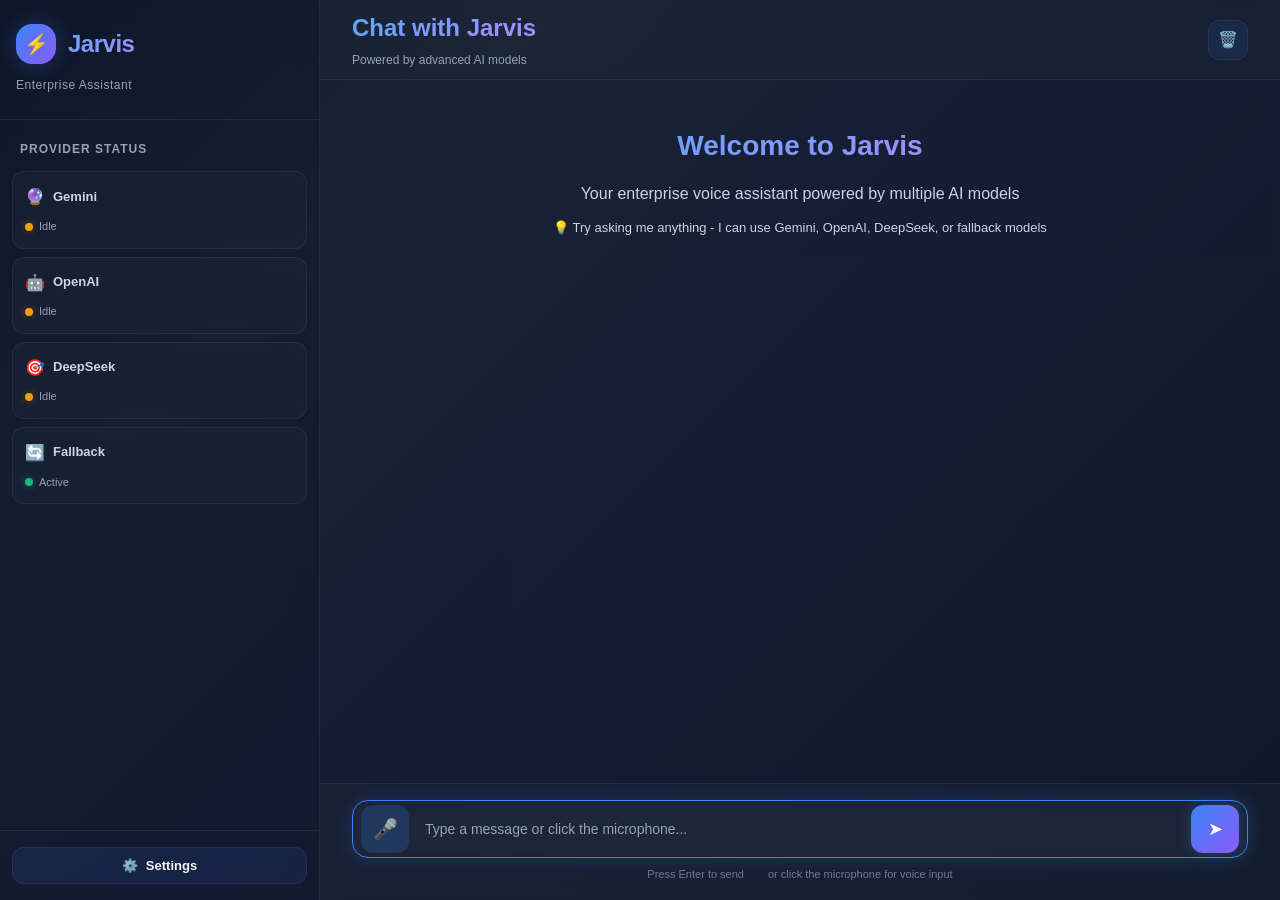
<file: templates/index.html>
<!DOCTYPE html>
<html lang="en">
<head>
    <meta charset="UTF-8" />
    <meta name="viewport" content="width=device-width, initial-scale=1.0" />
    <meta name="description" content="Jarvis - Enterprise Voice Assistant" />
    <title>Jarvis Enterprise Voice Assistant</title>
    <link rel="stylesheet" href="../app/static/css/styles.css" />
</head>
<body>
    <!-- Background gradient -->
    <div class="background-gradient"></div>

    <!-- Sidebar -->
    <aside class="sidebar">
        <!-- Logo -->
        <div class="sidebar-header">
            <div class="logo">
                <div class="logo-icon">⚡</div>
                <h1>Jarvis</h1>
            </div>
            <p class="tagline">Enterprise Assistant</p>
        </div>

        <!-- Provider Status Cards -->
        <div class="providers-section">
            <h3 class="section-title">Provider Status</h3>
            
            <div class="provider-card" id="provider-gemini">
                <div class="provider-header">
                    <span class="provider-icon">🔮</span>
                    <span class="provider-name">Gemini</span>
                </div>
                <div class="provider-status">
                    <span class="status-indicator idle"></span>
                    <span class="status-text">Idle</span>
                </div>
            </div>

            <div class="provider-card" id="provider-openai">
                <div class="provider-header">
                    <span class="provider-icon">🤖</span>
                    <span class="provider-name">OpenAI</span>
                </div>
                <div class="provider-status">
                    <span class="status-indicator idle"></span>
                    <span class="status-text">Idle</span>
                </div>
            </div>

            <div class="provider-card" id="provider-deepseek">
                <div class="provider-header">
                    <span class="provider-icon">🎯</span>
                    <span class="provider-name">DeepSeek</span>
                </div>
                <div class="provider-status">
                    <span class="status-indicator idle"></span>
                    <span class="status-text">Idle</span>
                </div>
            </div>

            <div class="provider-card" id="provider-fallback">
                <div class="provider-header">
                    <span class="provider-icon">🔄</span>
                    <span class="provider-name">Fallback</span>
                </div>
                <div class="provider-status">
                    <span class="status-indicator active"></span>
                    <span class="status-text">Active</span>
                </div>
            </div>
        </div>

        <!-- Settings -->
        <div class="sidebar-footer">
            <button class="settings-btn" id="settings-btn" title="Settings">
                <span class="setting-icon">⚙️</span>
                Settings
            </button>
        </div>
    </aside>

    <!-- Main Chat Container -->
    <main class="main-container">
        <!-- Header -->
        <header class="chat-header">
            <div class="header-content">
                <h2>Chat with Jarvis</h2>
                <p class="header-subtitle">Powered by advanced AI models</p>
            </div>
            <div class="header-actions">
                <button class="header-btn" id="clear-chat-btn" title="Clear chat">
                    🗑️
                </button>
            </div>
        </header>

        <!-- Chat Area -->
        <div class="chat-container">
            <div class="messages-area" id="messages-area">
                <!-- Welcome message -->
                <div class="system-message">
                    <div class="system-content">
                        <h2>Welcome to Jarvis</h2>
                        <p>Your enterprise voice assistant powered by multiple AI models</p>
                        <p class="system-hint">💡 Try asking me anything - I can use Gemini, OpenAI, DeepSeek, or fallback models</p>
                    </div>
                </div>
            </div>

            <!-- Typing indicator (hidden by default) -->
            <div class="typing-indicator" id="typing-indicator">
                <div class="typing-dot"></div>
                <div class="typing-dot"></div>
                <div class="typing-dot"></div>
            </div>
        </div>

        <!-- Input Area -->
        <footer class="input-area">
            <div class="input-wrapper">
                <!-- Microphone Button -->
                <button class="mic-button" id="mic-button" title="Voice input">
                    <span class="mic-icon">🎤</span>
                </button>

                <!-- Text Input -->
                <input 
                    type="text" 
                    class="message-input" 
                    id="message-input" 
                    placeholder="Type a message or click the microphone..."
                    autocomplete="off"
                />

                <!-- Send Button -->
                <button class="send-button" id="send-button" title="Send message">
                    <span class="send-icon">➤</span>
                </button>
            </div>

            <!-- Input hints -->
            <div class="input-hints">
                <span class="hint">Press Enter to send</span>
                <span class="hint">or click the microphone for voice input</span>
            </div>
        </footer>
    </main>

    <!-- Settings Modal (hidden by default) -->
    <div class="modal" id="settings-modal">
        <div class="modal-content">
            <div class="modal-header">
                <h2>Settings</h2>
                <button class="modal-close" id="modal-close">✕</button>
            </div>
            <div class="modal-body">
                <div class="setting-group">
                    <label for="auto-scroll-toggle">
                        <input type="checkbox" id="auto-scroll-toggle" checked />
                        Auto-scroll to latest message
                    </label>
                </div>
                <div class="setting-group">
                    <label for="sound-toggle">
                        <input type="checkbox" id="sound-toggle" checked />
                        Enable notification sounds
                    </label>
                </div>
                <div class="setting-group">
                    <label for="timestamp-toggle">
                        <input type="checkbox" id="timestamp-toggle" />
                        Show message timestamps
                    </label>
                </div>
            </div>
        </div>
    </div>

    <!-- Scripts -->
    <script src="../app/static/js/script.js"></script>
</body>
</html>
</file>
<file: app/static/css/styles.css>
/* ========================================
   Jarvis Enterprise Assistant - Styles
   Modern Dark Theme with Glassmorphism
   ======================================== */

/* Root Variables */
:root {
    /* Colors */
    --color-primary: #3b82f6;
    --color-primary-light: #60a5fa;
    --color-primary-dark: #1e40af;
    --color-secondary: #8b5cf6;
    --color-accent: #ec4899;
    --color-success: #10b981;
    --color-warning: #f59e0b;
    --color-error: #ef4444;

    /* Background Colors */
    --bg-primary: #0f172a;
    --bg-secondary: #1e293b;
    --bg-tertiary: #334155;
    --bg-input: rgba(30, 41, 59, 0.8);
    --bg-hover: rgba(71, 85, 105, 0.2);

    /* Text Colors */
    --text-primary: #f1f5f9;
    --text-secondary: #cbd5e1;
    --text-muted: #94a3b8;
    --text-dim: #64748b;

    /* Border & Shadows */
    --border-color: rgba(71, 85, 105, 0.3);
    --border-light: rgba(148, 163, 184, 0.1);
    --shadow-sm: 0 4px 12px rgba(0, 0, 0, 0.2);
    --shadow-md: 0 8px 24px rgba(0, 0, 0, 0.3);
    --shadow-lg: 0 16px 40px rgba(0, 0, 0, 0.4);

    /* Dimensions */
    --sidebar-width: 320px;
    --header-height: 80px;
    --input-height: 60px;
    --radius-sm: 8px;
    --radius-md: 12px;
    --radius-lg: 16px;

    /* Transitions */
    --transition-fast: 150ms ease-in-out;
    --transition-base: 300ms cubic-bezier(0.4, 0, 0.2, 1);
    --transition-slow: 500ms ease-in-out;
}

/* ========================================
   Global Styles
   ======================================== */

* {
    margin: 0;
    padding: 0;
    box-sizing: border-box;
}

html {
    scroll-behavior: smooth;
    -webkit-font-smoothing: antialiased;
    -moz-osx-font-smoothing: grayscale;
}

body {
    font-family: -apple-system, BlinkMacSystemFont, 'Segoe UI', 'Roboto', 'Oxygen',
        'Ubuntu', 'Cantarell', 'Fira Sans', 'Droid Sans', 'Helvetica Neue', sans-serif;
    background: var(--bg-primary);
    color: var(--text-primary);
    line-height: 1.6;
    overflow: hidden;
    user-select: none;
}

/* ========================================
   Background Gradient
   ======================================== */

.background-gradient {
    position: fixed;
    top: 0;
    left: 0;
    width: 100%;
    height: 100%;
    background: linear-gradient(135deg, #0f172a 0%, #1e293b 25%, #1a1f3a 50%, #0f172a 100%);
    background-attachment: fixed;
    z-index: -1;
}

/*========================================
   Sidebar
   ======================================== */

.sidebar {
    position: fixed;
    left: 0;
    top: 0;
    width: var(--sidebar-width);
    height: 100vh;
    background: rgba(15, 23, 42, 0.6);
    backdrop-filter: blur(12px);
    border-right: 1px solid var(--border-color);
    display: flex;
    flex-direction: column;
    overflow-y: auto;
    z-index: 1000;

    /* Scrollbar styling */
    scrollbar-width: thin;
    scrollbar-color: rgba(148, 163, 184, 0.3) transparent;
}

.sidebar::-webkit-scrollbar {
    width: 6px;
}

.sidebar::-webkit-scrollbar-track {
    background: transparent;
}

.sidebar::-webkit-scrollbar-thumb {
    background: rgba(148, 163, 184, 0.3);
    border-radius: 3px;
}

.sidebar::-webkit-scrollbar-thumb:hover {
    background: rgba(148, 163, 184, 0.5);
}

/* Sidebar Header */
.sidebar-header {
    padding: 24px 16px;
    border-bottom: 1px solid var(--border-color);
}

.logo {
    display: flex;
    align-items: center;
    gap: 12px;
    margin-bottom: 12px;
}

.logo-icon {
    width: 40px;
    height: 40px;
    background: linear-gradient(135deg, var(--color-primary), var(--color-secondary));
    border-radius: var(--radius-lg);
    display: flex;
    align-items: center;
    justify-content: center;
    font-size: 20px;
    font-weight: bold;
    box-shadow: 0 0 20px rgba(59, 130, 246, 0.3);
}

.sidebar-header h1 {
    font-size: 24px;
    font-weight: 700;
    letter-spacing: -0.5px;
    background: linear-gradient(135deg, #60a5fa, #a78bfa);
    -webkit-background-clip: text;
    -webkit-text-fill-color: transparent;
    background-clip: text;
}

.tagline {
    font-size: 12px;
    color: var(--text-muted);
    font-weight: 500;
    letter-spacing: 0.5px;
    margin-top: 4px;
}

/* Providers Section */
.providers-section {
    flex: 1;
    padding: 20px 12px;
    overflow-y: auto;
}

.section-title {
    font-size: 12px;
    font-weight: 600;
    color: var(--text-muted);
    text-transform: uppercase;
    letter-spacing: 1px;
    margin-bottom: 12px;
    padding: 0 8px;
}

/* Provider Card */
.provider-card {
    background: rgba(30, 41, 59, 0.5);
    backdrop-filter: blur(8px);
    border: 1px solid var(--border-light);
    border-radius: var(--radius-md);
    padding: 12px;
    margin-bottom: 8px;
    transition: all var(--transition-base);
    cursor: pointer;
}

.provider-card:hover {
    background: rgba(30, 41, 59, 0.8);
    border-color: rgba(71, 85, 105, 0.5);
    transform: translateX(2px);
}

.provider-header {
    display: flex;
    align-items: center;
    gap: 8px;
    margin-bottom: 8px;
}

.provider-icon {
    font-size: 16px;
    min-width: 20px;
}

.provider-name {
    font-size: 13px;
    font-weight: 600;
    color: var(--text-secondary);
}

.provider-status {
    display: flex;
    align-items: center;
    gap: 6px;
    font-size: 11px;
    color: var(--text-muted);
}

/* Status Indicators */
.status-indicator {
    width: 8px;
    height: 8px;
    border-radius: 50%;
    display: inline-block;
}

.status-indicator.active {
    background: var(--color-success);
    box-shadow: 0 0 8px rgba(16, 185, 129, 0.5);
}

.status-indicator.idle {
    background: var(--color-warning);
    box-shadow: 0 0 8px rgba(245, 158, 11, 0.3);
}

.status-indicator.error {
    background: var(--color-error);
    box-shadow: 0 0 8px rgba(239, 68, 68, 0.5);
}

/* Sidebar Footer */
.sidebar-footer {
    padding: 16px 12px;
    border-top: 1px solid var(--border-color);
}

.settings-btn {
    width: 100%;
    background: rgba(59, 130, 246, 0.1);
    border: 1px solid var(--border-light);
    color: var(--text-primary);
    padding: 10px;
    border-radius: var(--radius-md);
    font-size: 13px;
    font-weight: 600;
    cursor: pointer;
    display: flex;
    align-items: center;
    justify-content: center;
    gap: 8px;
    transition: all var(--transition-base);
}

.settings-btn:hover {
    background: rgba(59, 130, 246, 0.2);
    border-color: var(--color-primary);
}

.settings-btn:active {
    transform: scale(0.98);
}

/* ========================================
   Main Container
   ======================================== */

.main-container {
    margin-left: var(--sidebar-width);
    height: 100vh;
    display: flex;
    flex-direction: column;
    background: rgba(15, 23, 42, 0.3);
}

/* ========================================
   Chat Header
   ======================================== */

.chat-header {
    height: var(--header-height);
    background: rgba(30, 41, 59, 0.4);
    backdrop-filter: blur(10px);
    border-bottom: 1px solid var(--border-color);
    display: flex;
    align-items: center;
    justify-content: space-between;
    padding: 0 32px;
    flex-shrink: 0;
}

.header-content h2 {
    font-size: 24px;
    font-weight: 700;
    margin-bottom: 4px;
    background: linear-gradient(135deg, #60a5fa, #a78bfa);
    -webkit-background-clip: text;
    -webkit-text-fill-color: transparent;
    background-clip: text;
}

.header-subtitle {
    font-size: 12px;
    color: var(--text-muted);
}

.header-actions {
    display: flex;
    gap: 12px;
}

.header-btn {
    width: 40px;
    height: 40px;
    background: rgba(59, 130, 246, 0.1);
    border: 1px solid var(--border-light);
    border-radius: var(--radius-md);
    color: var(--text-primary);
    font-size: 16px;
    cursor: pointer;
    display: flex;
    align-items: center;
    justify-content: center;
    transition: all var(--transition-base);
}

.header-btn:hover {
    background: rgba(59, 130, 246, 0.2);
    border-color: var(--color-primary);
}

/* ========================================
   Chat Container
   ======================================== */

.chat-container {
    flex: 1;
    display: flex;
    flex-direction: column;
    position: relative;
    overflow: hidden;
}

.messages-area {
    flex: 1;
    overflow-y: auto;
    padding: 24px 32px;
    display: flex;
    flex-direction: column;
    gap: 16px;

    /* Scrollbar styling */
    scrollbar-width: thin;
    scrollbar-color: rgba(148, 163, 184, 0.2) transparent;
}

.messages-area::-webkit-scrollbar {
    width: 6px;
}

.messages-area::-webkit-scrollbar-track {
    background: transparent;
}

.messages-area::-webkit-scrollbar-thumb {
    background: rgba(148, 163, 184, 0.2);
    border-radius: 3px;
}

.messages-area::-webkit-scrollbar-thumb:hover {
    background: rgba(148, 163, 184, 0.4);
}

/* ========================================
   Message Styles
   ======================================== */

.message {
    display: flex;
    animation: slideIn 0.3s ease-out;
}

.message.user {
    justify-content: flex-end;
}

.message.assistant {
    justify-content: flex-start;
}

@keyframes slideIn {
    from {
        opacity: 0;
        transform: translateY(10px);
    }
    to {
        opacity: 1;
        transform: translateY(0);
    }
}

.message-content {
    max-width: 70%;
    padding: 12px 16px;
    border-radius: var(--radius-lg);
    word-wrap: break-word;
    font-size: 14px;
    line-height: 1.5;
    animation: messageAppear 0.3s ease-out;
}

@keyframes messageAppear {
    from {
        opacity: 0;
        scale: 0.95;
    }
    to {
        opacity: 1;
        scale: 1;
    }
}

/* User Message */
.message.user .message-content {
    background: linear-gradient(135deg, var(--color-primary), var(--color-primary-dark));
    color: #fff;
    box-shadow: var(--shadow-md);
    border-bottom-right-radius: 4px;
}

/* Assistant Message */
.message.assistant .message-content {
    background: rgba(30, 41, 59, 0.8);
    backdrop-filter: blur(10px);
    border: 1px solid var(--border-color);
    color: var(--text-primary);
    border-bottom-left-radius: 4px;
}

/* System Message */
.system-message {
    display: flex;
    justify-content: center;
    margin: 20px 0;
}

.system-content {
    text-align: center;
    max-width: 500px;
}

.system-content h2 {
    font-size: 28px;
    font-weight: 700;
    background: linear-gradient(135deg, #60a5fa, #a78bfa);
    -webkit-background-clip: text;
    -webkit-text-fill-color: transparent;
    background-clip: text;
    margin-bottom: 12px;
}

.system-content p {
    color: var(--text-secondary);
    margin-bottom: 8px;
}

.system-hint {
    font-size: 13px;
    color: var(--text-muted);
    margin-top: 12px !important;
}

/* ========================================
   Typing Indicator
   ======================================== */

.typing-indicator {
    display: none;
    flex-direction: row;
    gap: 4px;
    padding: 16px;
    align-items: flex-end;
}

.typing-indicator.active {
    display: flex;
}

.typing-dot {
    width: 8px;
    height: 8px;
    background: var(--color-primary);
    border-radius: 50%;
    animation: typingBounce 1.4s infinite;
}

.typing-dot:nth-child(2) {
    animation-delay: 0.2s;
}

.typing-dot:nth-child(3) {
    animation-delay: 0.4s;
}

@keyframes typingBounce {
    0%, 60%, 100% {
        transform: translateY(0);
        opacity: 0.7;
    }
    30% {
        transform: translateY(-8px);
        opacity: 1;
    }
}

/* ========================================
   Input Area
   ======================================== */

.input-area {
    background: rgba(30, 41, 59, 0.4);
    backdrop-filter: blur(10px);
    border-top: 1px solid var(--border-color);
    padding: 16px 32px;
    flex-shrink: 0;
}

.input-wrapper {
    display: flex;
    gap: 12px;
    align-items: center;
    background: rgba(30, 41, 59, 0.6);
    backdrop-filter: blur(8px);
    border: 1px solid var(--border-color);
    border-radius: var(--radius-lg);
    padding: 4px 8px;
    transition: all var(--transition-base);
}

.input-wrapper:focus-within {
    border-color: var(--color-primary);
    box-shadow: 0 0 20px rgba(59, 130, 246, 0.2);
}

/* Microphone Button */
.mic-button {
    width: 48px;
    height: 48px;
    border: none;
    background: rgba(59, 130, 246, 0.2);
    border-radius: var(--radius-md);
    color: var(--color-primary);
    font-size: 20px;
    cursor: pointer;
    display: flex;
    align-items: center;
    justify-content: center;
    transition: all var(--transition-base);
    position: relative;
    flex-shrink: 0;
}

.mic-button:hover {
    background: rgba(59, 130, 246, 0.3);
}

.mic-button.listening {
    animation: micPulse 1.5s ease-in-out infinite;
}

@keyframes micPulse {
    0%, 100% {
        box-shadow: 0 0 10px rgba(59, 130, 246, 0.3);
        transform: scale(1);
    }
    50% {
        box-shadow: 0 0 25px rgba(59, 130, 246, 0.6);
        transform: scale(1.05);
    }
}

/* Text Input */
.message-input {
    flex: 1;
    background: transparent;
    border: none;
    color: var(--text-primary);
    font-size: 14px;
    outline: none;
    padding: 10px 4px;
    font-family: inherit;
}

.message-input::placeholder {
    color: var(--text-muted);
}

/* Send Button */
.send-button {
    width: 48px;
    height: 48px;
    border: none;
    background: linear-gradient(135deg, var(--color-primary), var(--color-secondary));
    border-radius: var(--radius-md);
    color: #fff;
    font-size: 18px;
    cursor: pointer;
    display: flex;
    align-items: center;
    justify-content: center;
    transition: all var(--transition-base);
    flex-shrink: 0;
    box-shadow: 0 0 15px rgba(59, 130, 246, 0.3);
}

.send-button:hover {
    transform: translateY(-2px);
    box-shadow: 0 0 25px rgba(59, 130, 246, 0.5);
}

.send-button:active {
    transform: translateY(0);
}

/* Input Hints */
.input-hints {
    display: flex;
    gap: 24px;
    justify-content: center;
    margin-top: 8px;
    font-size: 11px;
    color: var(--text-muted);
}

.hint {
    opacity: 0.7;
}

/* ========================================
   Modal Styles
   ======================================== */

.modal {
    display: none;
    position: fixed;
    top: 0;
    left: 0;
    width: 100%;
    height: 100%;
    background: rgba(0, 0, 0, 0.6);
    backdrop-filter: blur(4px);
    z-index: 2000;
    align-items: center;
    justify-content: center;
    animation: fadeIn 0.3s ease-out;
}

.modal.active {
    display: flex;
}

@keyframes fadeIn {
    from {
        opacity: 0;
    }
    to {
        opacity: 1;
    }
}

.modal-content {
    background: rgba(30, 41, 59, 0.95);
    backdrop-filter: blur(20px);
    border: 1px solid var(--border-color);
    border-radius: var(--radius-lg);
    padding: 32px;
    max-width: 400px;
    width: 90%;
    box-shadow: var(--shadow-lg);
    animation: slideUp 0.3s ease-out;
}

@keyframes slideUp {
    from {
        opacity: 0;
        transform: translateY(20px);
    }
    to {
        opacity: 1;
        transform: translateY(0);
    }
}

.modal-header {
    display: flex;
    justify-content: space-between;
    align-items: center;
    margin-bottom: 24px;
}

.modal-header h2 {
    font-size: 20px;
    font-weight: 700;
}

.modal-close {
    width: 32px;
    height: 32px;
    background: rgba(59, 130, 246, 0.1);
    border: 1px solid var(--border-light);
    border-radius: var(--radius-md);
    color: var(--text-primary);
    font-size: 18px;
    cursor: pointer;
    display: flex;
    align-items: center;
    justify-content: center;
    transition: all var(--transition-base);
    border: none;
}

.modal-close:hover {
    background: rgba(59, 130, 246, 0.2);
    border-color: var(--color-primary);
}

.modal-body {
    display: flex;
    flex-direction: column;
    gap: 16px;
}

.setting-group {
    display: flex;
    align-items: center;
}

.setting-group label {
    display: flex;
    align-items: center;
    gap: 10px;
    cursor: pointer;
    font-size: 14px;
    color: var(--text-secondary);
}

.setting-group input[type="checkbox"] {
    width: 18px;
    height: 18px;
    cursor: pointer;
    accent-color: var(--color-primary);
}

/* ========================================
   Responsive Design
   ======================================== */

/* Tablet (768px and up) */
@media (max-width: 1024px) {
    :root {
        --sidebar-width: 280px;
    }

    .message-content {
        max-width: 80%;
    }

    .chat-header {
        padding: 0 24px;
    }

    .messages-area {
        padding: 20px 24px;
    }

    .input-area {
        padding: 12px 24px;
    }
}

/* Mobile (less than 768px) */
@media (max-width: 768px) {
    :root {
        --sidebar-width: 0;
        --header-height: 60px;
    }

    body {
        overflow: hidden;
    }

    .sidebar {
        width: 100%;
        height: 100%;
        transform: translateX(-100%);
        transition: transform var(--transition-base);
        border-right: none;
        border-bottom: 1px solid var(--border-color);
        z-index: 1001;
    }

    .sidebar.active {
        transform: translateX(0);
    }

    .main-container {
        margin-left: 0;
    }

    .chat-header {
        padding: 0 16px;
        height: var(--header-height);
        justify-content: space-between;
    }

    .header-content h2 {
        font-size: 18px;
    }

    .header-subtitle {
        display: none;
    }

    .messages-area {
        padding: 16px;
        gap: 12px;
    }

    .message-content {
        max-width: 85%;
        padding: 10px 12px;
        font-size: 13px;
    }

    .input-area {
        padding: 8px 16px;
    }

    .input-wrapper {
        padding: 2px 4px;
    }

    .mic-button,
    .send-button {
        width: 40px;
        height: 40px;
        font-size: 16px;
    }

    .message-input {
        font-size: 14px;
    }

    .input-hints {
        gap: 12px;
        font-size: 10px;
        margin-top: 6px;
    }

    .hint {
        display: none;
    }

    .hint:first-child {
        display: inline;
    }

    .modal-content {
        width: 95%;
        padding: 24px;
    }
}

/* Small Mobile (less than 480px) */
@media (max-width: 480px) {
    .chat-header {
        flex-direction: column;
        height: auto;
        gap: 8px;
        padding: 12px 16px;
    }

    .header-content h2 {
        font-size: 16px;
        margin-bottom: 2px;
    }

    .messages-area {
        padding: 12px;
        gap: 8px;
    }

    .system-content h2 {
        font-size: 20px;
    }

    .input-area {
        padding: 8px;
    }

    .input-wrapper {
        gap: 8px;
        padding: 2px;
    }

    .mic-button,
    .send-button {
        width: 36px;
        height: 36px;
        font-size: 14px;
    }

    .mic-icon,
    .send-icon {
        font-size: 16px;
    }

    .input-hints {
        display: none;
    }
}

/* ========================================
   Utility Classes
   ======================================== */

.hidden {
    display: none !important;
}

.visible {
    display: block !important;
}

.no-scroll {
    overflow: hidden;
}

/* ========================================
   Scrollbar Styling (Global)
   ======================================== */

* {
    scrollbar-width: thin;
    scrollbar-color: rgba(148, 163, 184, 0.2) transparent;
}

*::-webkit-scrollbar {
    width: 6px;
    height: 6px;
}

*::-webkit-scrollbar-track {
    background: transparent;
}

*::-webkit-scrollbar-thumb {
    background: rgba(148, 163, 184, 0.2);
    border-radius: 3px;
}

*::-webkit-scrollbar-thumb:hover {
    background: rgba(148, 163, 184, 0.4);
}

/* ========================================
   Selection styling
   ======================================== */

::selection {
    background: rgba(59, 130, 246, 0.3);
    color: var(--text-primary);
}

::-moz-selection {
    background: rgba(59, 130, 246, 0.3);
    color: var(--text-primary);
}

/* ========================================
   Print Styles
   ======================================== */

@media print {
    .sidebar,
    .chat-header,
    .input-area {
        display: none;
    }
}
</file>
